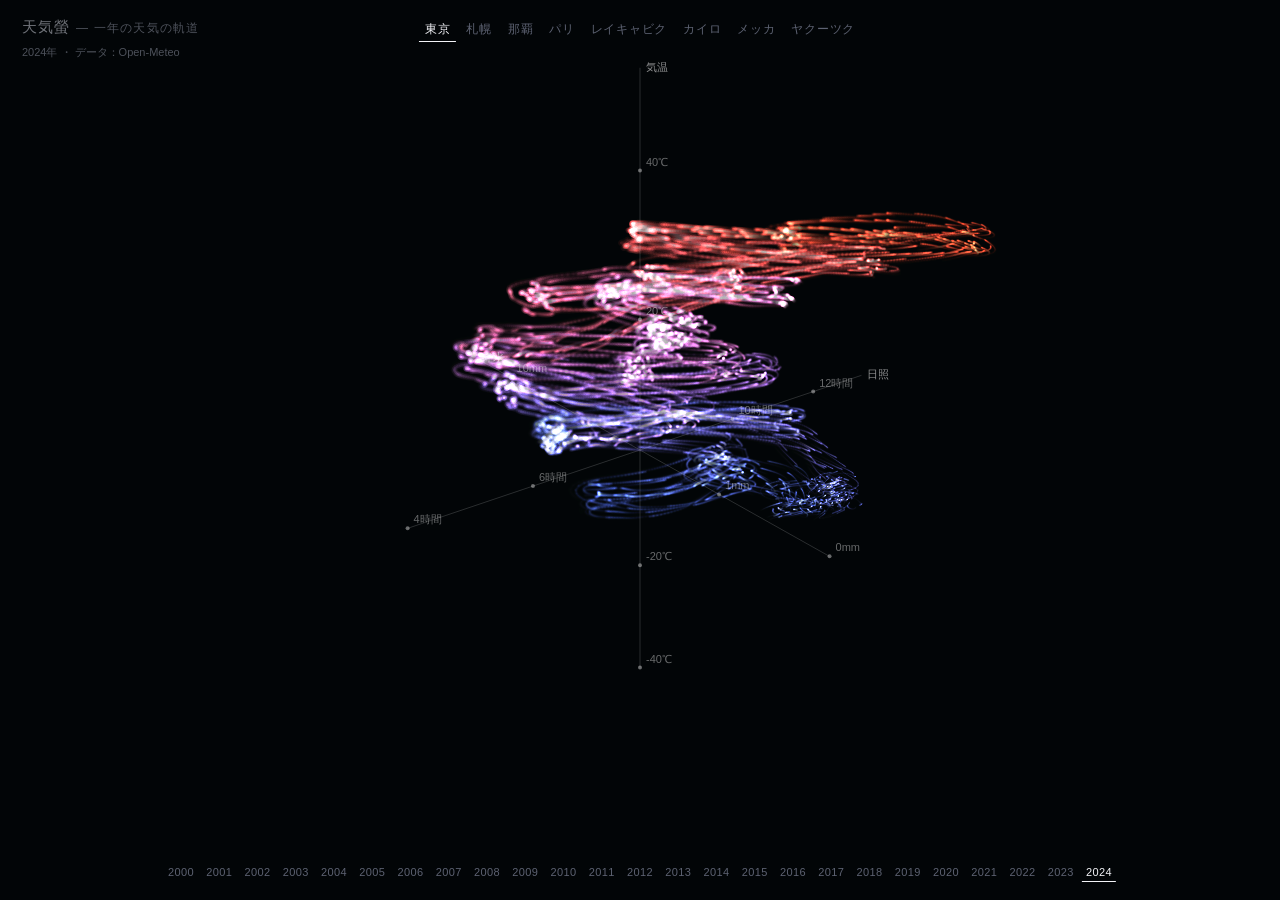
<file: index.html>
<!DOCTYPE html>
<html lang="ja">
  <head>
    <meta charset="UTF-8" />
    <meta name="viewport" content="width=device-width, initial-scale=1.0, viewport-fit=cover" />
    <title>天気螢 ― 一年の天気の軌道</title>
    <link rel="stylesheet" href="./styles.css" type="text/css" />
  </head>
  <body>
    <!-- 作品は画面いっぱいに描く。題名は左上、都市は上、年は下に小さく重ねるだけ -->
    <canvas id="sky"></canvas>
    <canvas id="axes"></canvas>
    <div id="overlay">
      <h1>天気螢 <span>― 一年の天気の軌道</span></h1>
      <p id="info"></p>
    </div>
    <!-- 画面の上：表示する都市を選ぶ -->
    <nav id="cities" class="picker"></nav>
    <!-- 画面の下：表示する年を選ぶ（2000〜2024） -->
    <nav id="years" class="picker"></nav>
    <script src="./data.js"></script>
    <!-- fetch-data.html で作る、Open-Meteo から取得した気象データ -->
    <script src="./weather-data.js"></script>
    <script src="./script.js"></script>
  </body>
</html>
</file>
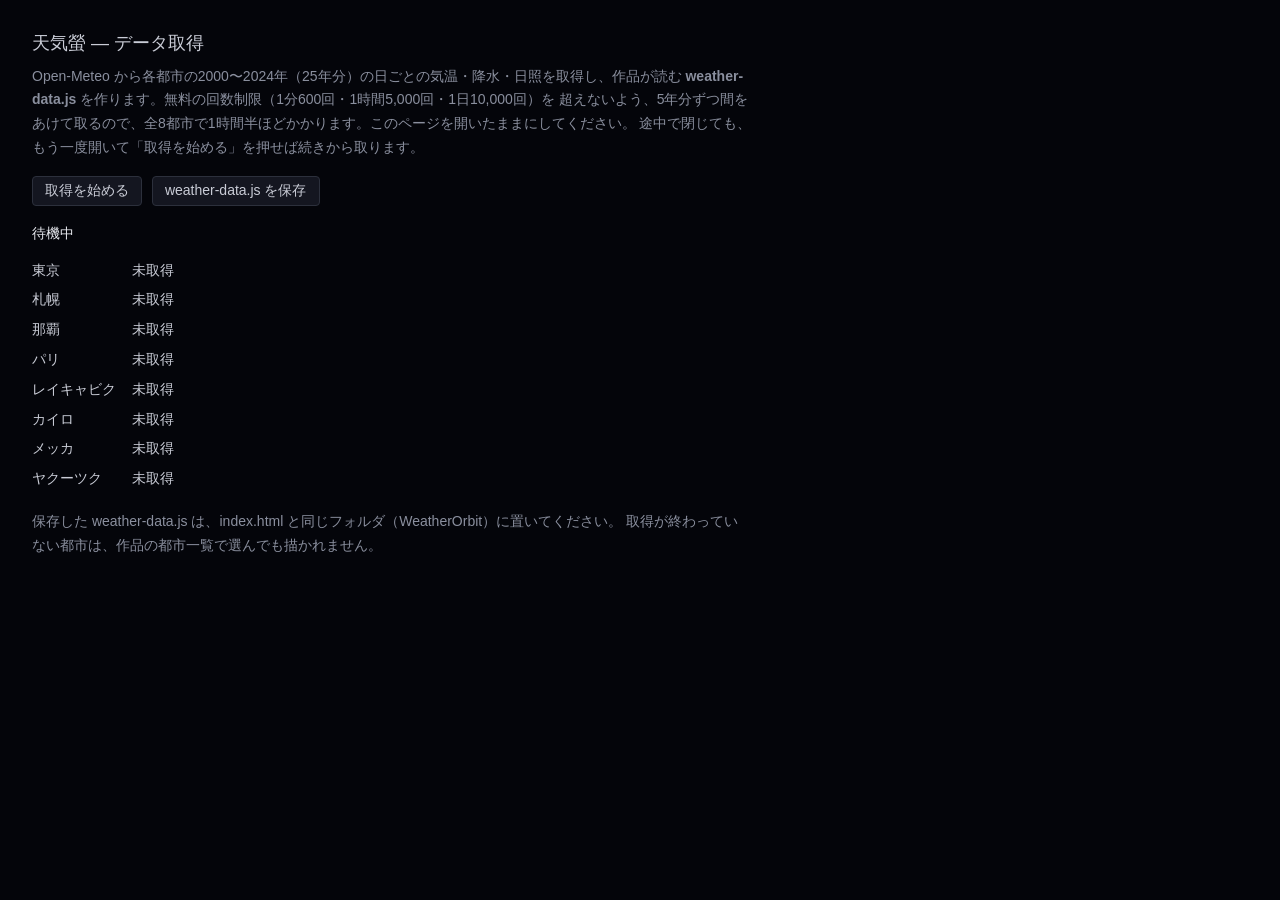
<file: fetch-data.html>
<!DOCTYPE html>
<html lang="ja">
  <head>
    <meta charset="UTF-8" />
    <meta name="viewport" content="width=device-width, initial-scale=1.0" />
    <title>天気螢 ― データ取得</title>
    <style>
      body {
        margin: 0;
        padding: 28px 32px;
        background: #04050a;
        color: #c9ccd6;
        font-family: "Hiragino Sans", "Yu Gothic", "Meiryo", sans-serif;
        font-size: 14px;
        line-height: 1.7;
      }
      h1 {
        font-size: 18px;
        font-weight: 500;
        margin: 0 0 4px;
      }
      p {
        margin: 6px 0;
        color: #8a8f9e;
        max-width: 720px;
      }
      select,
      button {
        background: #141620;
        color: #c9ccd6;
        border: 1px solid #2c303c;
        border-radius: 4px;
        padding: 5px 12px;
        font-size: 14px;
        margin-right: 6px;
      }
      button {
        cursor: pointer;
      }
      button:disabled {
        opacity: 0.4;
        cursor: default;
      }
      #controls {
        margin: 16px 0;
      }
      table {
        border-collapse: collapse;
        margin: 10px 0 16px;
      }
      td {
        padding: 3px 16px 3px 0;
      }
      .done {
        color: #7fd18b;
      }
      #status {
        color: #e6e8ee;
      }
    </style>
  </head>
  <body>
    <h1>天気螢 ― データ取得</h1>
    <p>
      Open-Meteo から各都市の2000〜2024年（25年分）の日ごとの気温・降水・日照を取得し、作品が読む
      <b>weather-data.js</b> を作ります。無料の回数制限（1分600回・1時間5,000回・1日10,000回）を
      超えないよう、5年分ずつ間をあけて取るので、全8都市で1時間半ほどかかります。このページを開いたままにしてください。
      途中で閉じても、もう一度開いて「取得を始める」を押せば続きから取ります。
    </p>
    <div id="controls">
      <button id="runBtn">取得を始める</button>
      <button id="saveBtn">weather-data.js を保存</button>
    </div>
    <p id="status">待機中</p>
    <table id="cityTable"></table>
    <p>
      保存した weather-data.js は、index.html と同じフォルダ（WeatherOrbit）に置いてください。
      取得が終わっていない都市は、作品の都市一覧で選んでも描かれません。
    </p>
    <script src="./data.js"></script>
    <script src="./fetch-data.js"></script>
  </body>
</html>
</file>
<file: styles.css>
/* 天気螢 ― 画面全体を夜空にする */
html,
body {
  margin: 0;
  height: 100%;
  overflow: hidden;
  background: #04050a;
  color: #c9ccd6;
  font-family: "Hiragino Sans", "Yu Gothic", "Meiryo", sans-serif;
}

/* キャンバスは画面いっぱい（実際の画素数は script.js で合わせる） */
#sky {
  position: fixed;
  inset: 0;
  width: 100vw;
  height: 100vh;
  display: block;
  touch-action: none;
}

/* 軸の重ね板：マウスの操作は下の #sky に通す */
#axes {
  position: fixed;
  inset: 0;
  width: 100vw;
  height: 100vh;
  pointer-events: none;
}

/* 左上に小さく重ねる文字。作品の邪魔をしないよう薄くする */
#overlay {
  position: fixed;
  top: 18px;
  left: 22px;
  opacity: 0.55;
  transition: opacity 0.3s;
  user-select: none;
}

#overlay:hover {
  opacity: 1;
}

h1 {
  margin: 0 0 8px;
  font-size: 15px;
  font-weight: 500;
  letter-spacing: 0.08em;
}

h1 span {
  font-size: 12px;
  color: #8a8f9e;
}

#info {
  margin: 8px 0 0;
  font-size: 11px;
  color: #8a8f9e;
}

/* 画面の上に並べる都市と、下に並べる年（選んだものだけ明るく） */
.picker {
  position: fixed;
  left: 50%;
  transform: translateX(-50%);
  display: flex;
  flex-wrap: wrap;
  justify-content: center;
  gap: 2px 4px;
  width: max-content;
  max-width: calc(100vw - 32px);
  user-select: none;
  -webkit-user-select: none;
  -webkit-touch-callout: none; /* 長押しで出るメニューを止める */
  touch-action: none; /* 指でなぞって複数を選べるように、画面のスクロールを止める */
}

#cities {
  top: 18px;
}

#years {
  bottom: 18px;
}

#cities span {
  font-size: 12px;
  letter-spacing: 0.06em;
  padding: 3px 6px;
  color: #5d6272;
  cursor: pointer;
  transition: color 0.2s;
}

#years span {
  font-size: 11px;
  letter-spacing: 0.04em;
  padding: 3px 4px;
  color: #5d6272;
  cursor: pointer;
  transition: color 0.2s;
}

#cities span:hover,
#years span:hover {
  color: #c9ccd6;
}

#years i {
  font-style: normal;
}

#cities span.active,
#years span.active {
  color: #f2f3f7;
  border-bottom: 1px solid #f2f3f7;
}

/* 画面の幅が狭いときは、都市の欄を題名の下に回して重ならないようにする */
@media (max-width: 1100px) {
  #cities {
    top: 64px;
  }
}

/* スマホなど狭い画面：文字を小さくまとめ、年は下2桁だけにして指で押しやすくする */
@media (max-width: 600px) {
  #overlay {
    top: 12px;
    left: 16px;
    right: 16px;
  }

  h1 {
    font-size: 13px;
  }

  h1 span {
    display: none;
  }

  #cities {
    top: 52px;
  }

  #cities span {
    padding: 6px 5px;
  }

  #years {
    bottom: max(12px, env(safe-area-inset-bottom));
    gap: 0 2px;
  }

  #years i {
    display: none;
  }

  #years span {
    font-size: 13px;
    padding: 8px 4px;
  }
}
</file>
